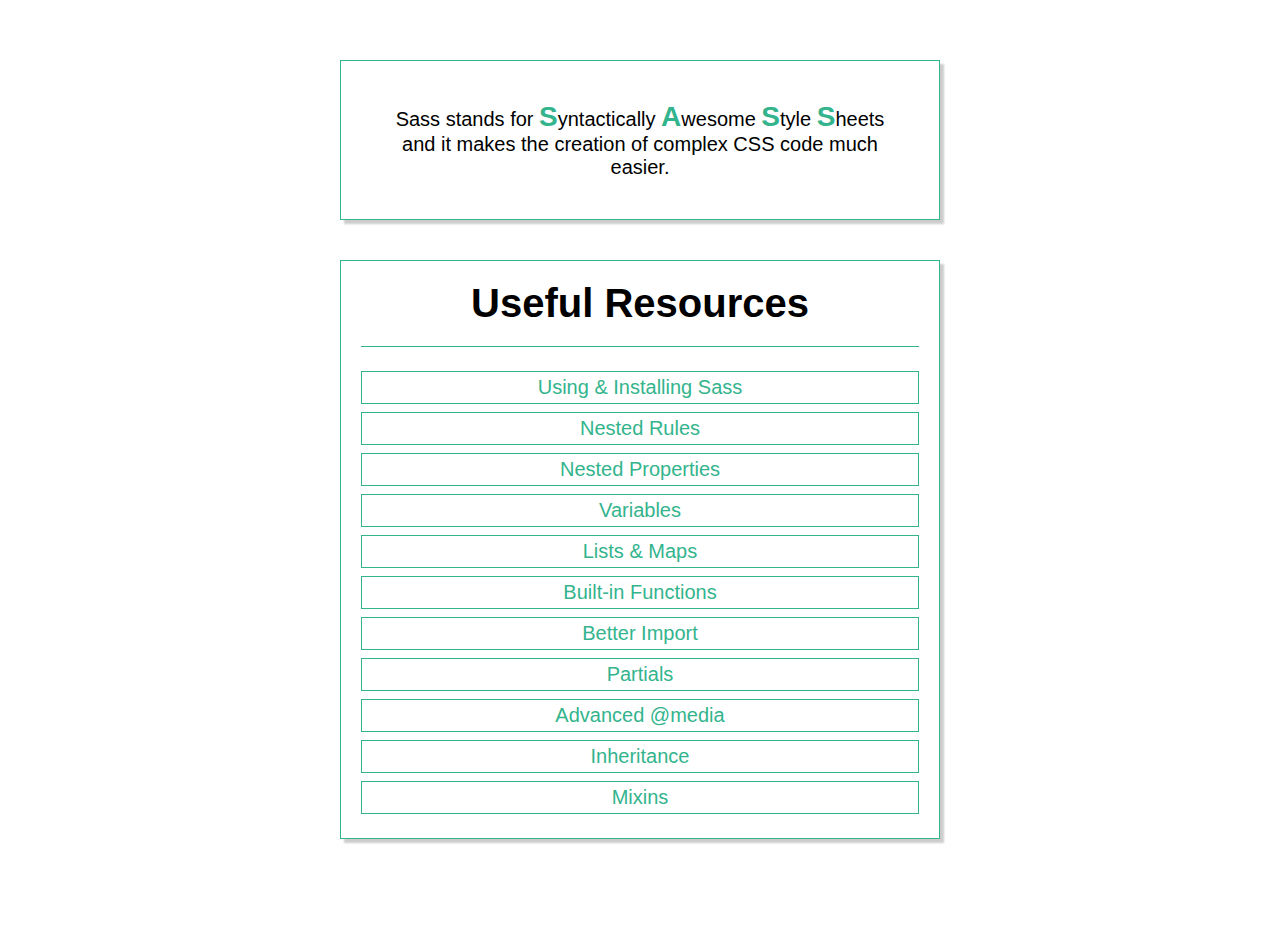
<file: index.html>
<!DOCTYPE html>
<html lang="en">

<head>
    <meta charset="UTF-8">
    <meta name="viewport" content="width=device-width, initial-scale=1.0">
    <meta http-equiv="X-UA-Compatible" content="ie=edge">
    <title>CSS Course</title>
    <link rel="stylesheet" href="main.css">
</head>

<body>
    <div class="container">
        <section class="sass-introduction">
            <p>Sass stands for
                <span class="char-highlight">S</span>yntactically
                <span class="char-highlight">A</span>wesome
                <span class="char-highlight">S</span>tyle
                <span class="char-highlight">S</span>heets and it makes the creation of complex CSS code much easier.</p>
        </section>
        <section class="sass-details">
            <header class="section-header">
                <h1>Useful Resources</h1>
            </header>
            <ul class="documentation-links">
                <li>
                    <a class="documentation-link link-important" href="https://sass-lang.com/documentation/file.SASS_REFERENCE.html#using_sass">Using &amp; Installing Sass</a>
                </li>
                <li>
                    <a class="documentation-link" href="https://sass-lang.com/documentation/file.SASS_REFERENCE.html#nested_rules">Nested Rules</a>
                </li>
                <li>
                    <a class="documentation-link" href="https://sass-lang.com/documentation/file.SASS_REFERENCE.html#nested_properties">Nested Properties</a>
                </li>
                <li>
                    <a class="documentation-link" href="https://sass-lang.com/documentation/file.SASS_REFERENCE.html#variables_">Variables</a>
                </li>
                <li>
                    <a class="documentation-link" href="https://sass-lang.com/documentation/file.SASS_REFERENCE.html#lists">Lists &amp; Maps</a>
                </li>
                <li>
                    <a class="documentation-link" href="https://sass-lang.com/documentation/Sass/Script/Functions.html">Built-in Functions</a>
                </li>
                <li>
                    <a class="documentation-link" href="https://sass-lang.com/documentation/file.SASS_REFERENCE.html#import">Better Import</a>
                </li>
                <li>
                    <a class="documentation-link" href="https://sass-lang.com/documentation/file.SASS_REFERENCE.html#partials">Partials</a>
                </li>
                <li>
                    <a class="documentation-link" href="https://sass-lang.com/documentation/file.SASS_REFERENCE.html#media">Advanced @media</a>
                </li>
                <li>
                    <a class="documentation-link" href="https://sass-lang.com/documentation/file.SASS_REFERENCE.html#extend">Inheritance</a>
                </li>
                <li>
                    <a class="documentation-link" href="https://sass-lang.com/documentation/file.SASS_REFERENCE.html#defining_a_mixin">Mixins</a>
                </li>
            </ul>
        </section>
    </div>
</body>

</html>
</file>
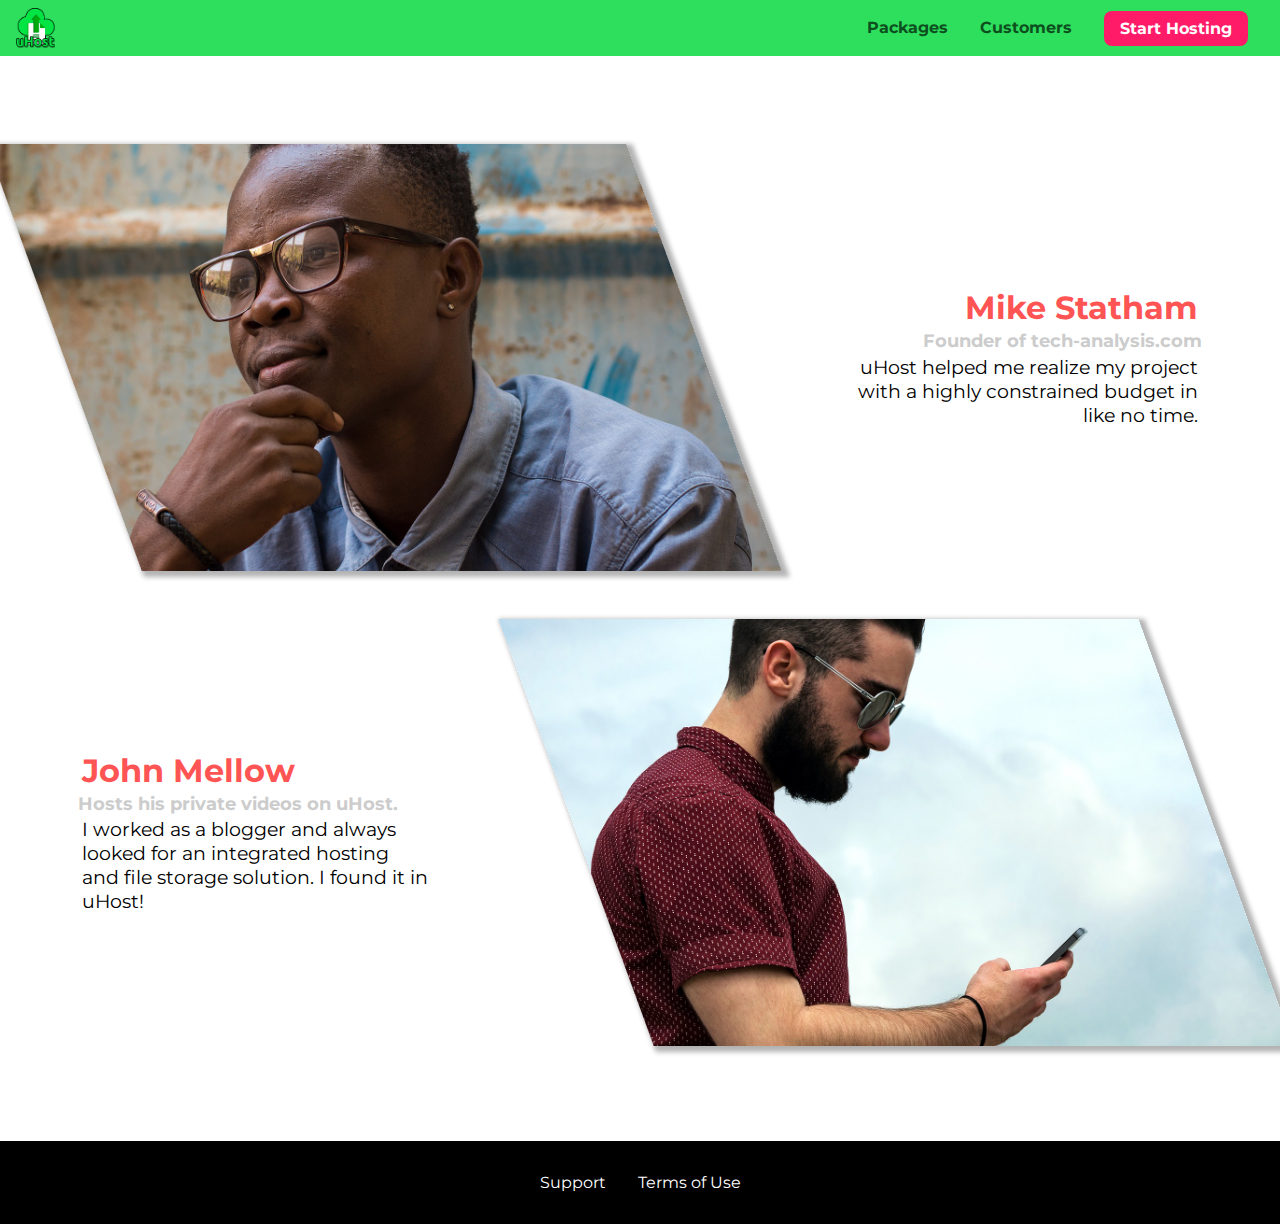
<file: customers/index.html>
<!DOCTYPE html>
<html lang="en">
  <head>
    <meta charset="UTF-8" />
    <meta name="viewport" content="width=device-width, initial-scale=1.0" />
    <meta http-equiv="X-UA-Compatible" content="ie=edge" />
    <title>uHost Customers</title>
    <link rel="shortcut icon" href="../favicon.png" />
    <link rel="stylesheet" href="../shared.css" />
    <link rel="stylesheet" href="customers.css" />
  </head>

  <body>
    <div class="backdrop"></div>
    <header class="main-header">
      <div>
        <button class="toggle-button">
          <span class="toggle-button__bar"></span>
          <span class="toggle-button__bar"></span>
          <span class="toggle-button__bar"></span>
        </button>
        <a href="../index.html" class="main-header__brand">
          <img
            src="../images/uhost-icon.png"
            alt="uHost - Your favorite hosting company"
          />
        </a>
      </div>
      <nav class="main-nav">
        <ul class="main-nav__items">
          <li class="main-nav__item">
            <a href="../packages/index.html">Packages</a>
          </li>
          <li class="main-nav__item">
            <a href="../customers/index.html">Customers</a>
          </li>
          <li class="main-nav__item main-nav__item--cta">
            <a href="../start-hosting/index.html">Start Hosting</a>
          </li>
        </ul>
      </nav>
    </header>
    <nav class="mobile-nav">
      <ul class="mobile-nav__items">
        <li class="mobile-nav__item">
          <a href="../packages/index.html">Packages</a>
        </li>
        <li class="mobile-nav__item">
          <a href="index.html">Customers</a>
        </li>
        <li class="mobile-nav__item mobile-nav__item--cta">
          <a href="../start-hosting/index.html">Start Hosting</a>
        </li>
      </ul>
    </nav>
    <main>
      <div>
        <div class="testimonial" id="customer-1">
          <div class="testimonial__image-container">
            <img
              src="../images/customer-1.jpg"
              alt="Mike Statham - Customer"
              class="testimonial__image"
            />
          </div>
          <div class="testimonial__info">
            <h1 class="testimonial__name">Mike Statham</h1>
            <h2 class="testimonial__subtitle">
              Founder of
              <a href="tech-analysis.com">tech-analysis.com</a>
            </h2>
            <p class="testimonial__text">
              uHost helped me realize my project with a highly constrained
              budget in like no time.
            </p>
          </div>
        </div>
        <div class="testimonial" id="customer-2">
          <div class="testimonial__info">
            <h1 class="testimonial__name">John Mellow</h1>
            <h2 class="testimonial__subtitle">
              Hosts his private videos on uHost.
            </h2>
            <p class="testimonial__text">
              I worked as a blogger and always looked for an integrated hosting
              and file storage solution. I found it in uHost!
            </p>
          </div>
          <div class="testimonial__image-container">
            <img
              src="../images/customer-2.jpg"
              alt="John Mellow - Customer"
              class="testimonial__image"
            />
          </div>
        </div>
      </div>
    </main>
    <footer class="main-footer">
      <nav>
        <ul class="main-footer__links">
          <li class="main-footer__link">
            <a href="#">Support</a>
          </li>
          <li class="main-footer__link">
            <a href="#">Terms of Use</a>
          </li>
        </ul>
      </nav>
    </footer>
    <script src="../shared.js"></script>
  </body>
</html>
</file>
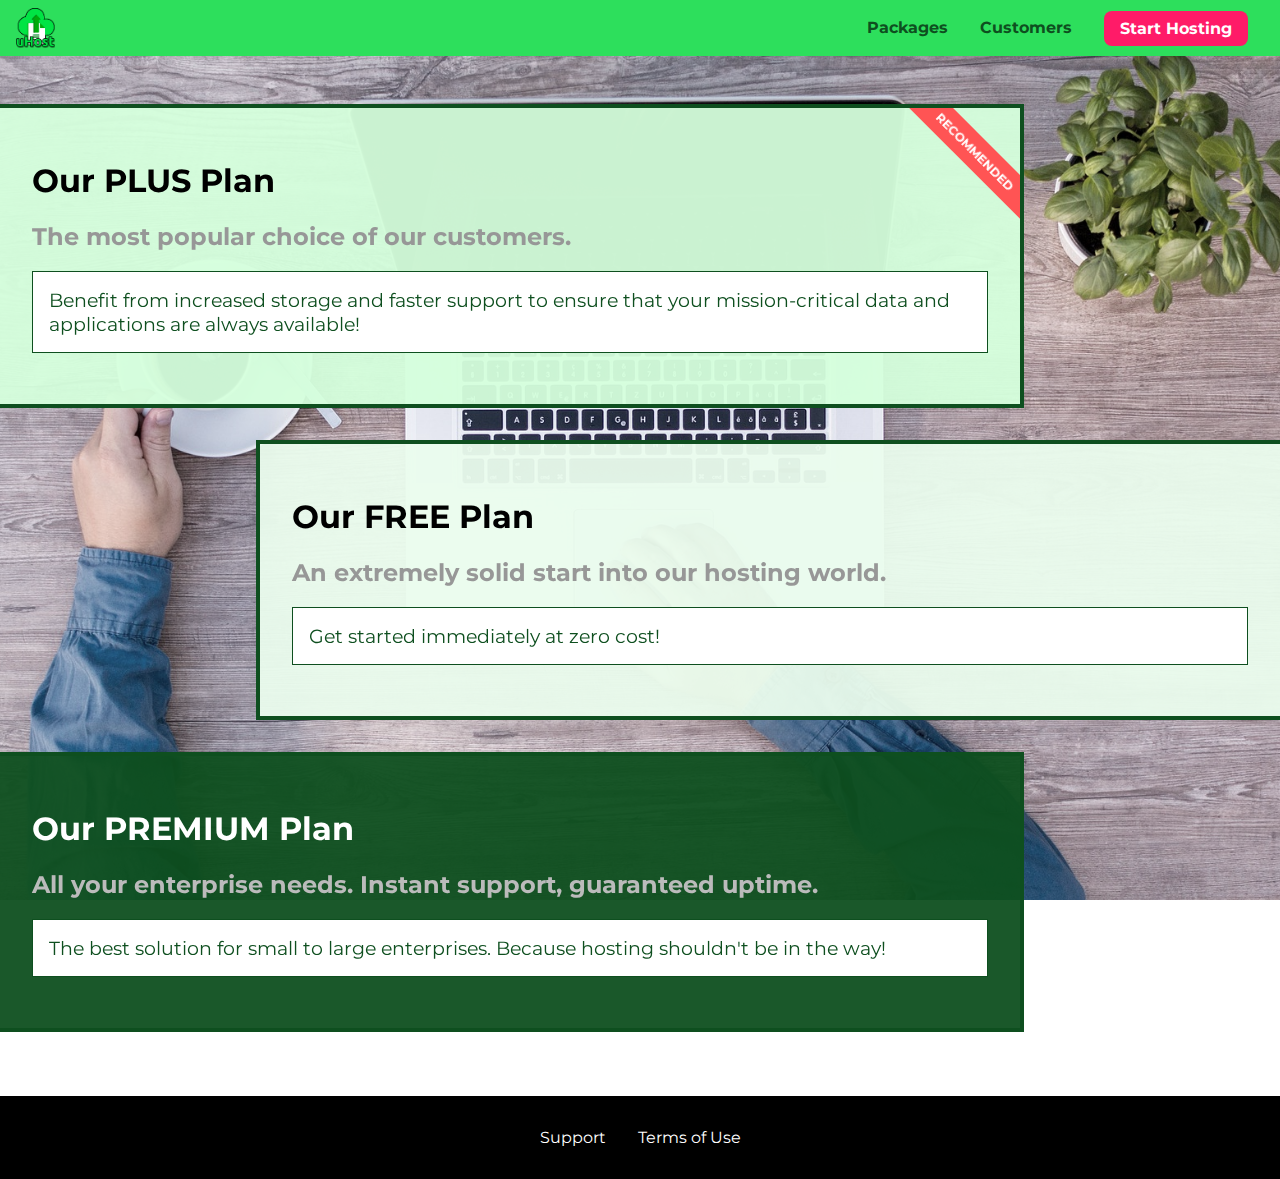
<file: packages/index.html>
<!DOCTYPE html>
<html lang="en">
  <head>
    <meta charset="UTF-8" />
    <meta http-equiv="X-UA-Compatible" content="ie=edge" />
    <meta name="viewport" content="width=device-width, initial-scale=1.0" />
    <title>uHost</title>
    <link rel="shortcut icon" href="../favicon.png" />
    <link rel="stylesheet" href="../shared.css" />
    <link rel="stylesheet" href="./packages.css" />
  </head>

  <body>
    <div class="backdrop"></div>
    <div class="background"></div>
    <header class="main-header">
      <div>
        <button class="toggle-button">
          <span class="toggle-button__bar"></span>
          <span class="toggle-button__bar"></span>
          <span class="toggle-button__bar"></span>
        </button>
        <a href="../index.html" class="main-header__brand"
          ><img
            src="../images/uhost-icon.png"
            alt="uHost - Your favorite hosting company"
        /></a>
      </div>
      <nav class="main-nav">
        <ul class="main-nav__items">
          <li class="main-nav__item">
            <a href="index.html">Packages</a>
          </li>
          <li class="main-nav__item">
            <a href="../customers/index.html">Customers</a>
          </li>
          <li class="main-nav__item main-nav__item--cta">
            <a href="../start-hosting/index.html">Start Hosting</a>
          </li>
        </ul>
      </nav>
    </header>
    <nav class="mobile-nav">
      <ul class="mobile-nav__items">
        <li class="mobile-nav__item">
          <a href="index.html">Packages</a>
        </li>
        <li class="mobile-nav__item">
          <a href="../customers/index.html">Customers</a>
        </li>
        <li class="mobile-nav__item mobile-nav__item--cta">
          <a href="../start-hosting/index.html">Start Hosting</a>
        </li>
      </ul>
    </nav>

    <main>
      <section class="package" id="plus">
        <a href="#">
          <h1 class="package__title">Our PLUS Plan</h1>
          <h2 class="package__badge">RECOMMENDED</h2>
          <h2 class="package__subtitle">
            The most popular choice of our customers.
          </h2>
          <p class="package__info">
            Benefit from increased storage and faster support to ensure that
            your mission-critical data and applications are always available!
          </p>
        </a>
      </section>
      <section class="package" id="free">
        <a href="#">
          <h1 class="package__title">Our FREE Plan</h1>
          <h2 class="package__subtitle">
            An extremely solid start into our hosting world.
          </h2>
          <p class="package__info">Get started immediately at zero cost!</p>
        </a>
      </section>
      <div class="clearfix"></div>
      <section class="package" id="premium">
        <a href="#">
          <h1 class="package__title">Our PREMIUM Plan</h1>
          <h2 class="package__subtitle">
            All your enterprise needs. Instant support, guaranteed uptime.
          </h2>
          <p class="package__info">
            The best solution for small to large enterprises. Because hosting
            shouldn't be in the way!
          </p>
        </a>
      </section>
    </main>
    <footer class="main-footer">
      <nav>
        <ul class="main-footer__links">
          <li class="main-footer__link">
            <a href="#">Support</a>
          </li>
          <li class="main-footer__link">
            <a href="#">Terms of Use</a>
          </li>
        </ul>
      </nav>
    </footer>
    <script src="../shared.js"></script>
  </body>
</html>
</file>
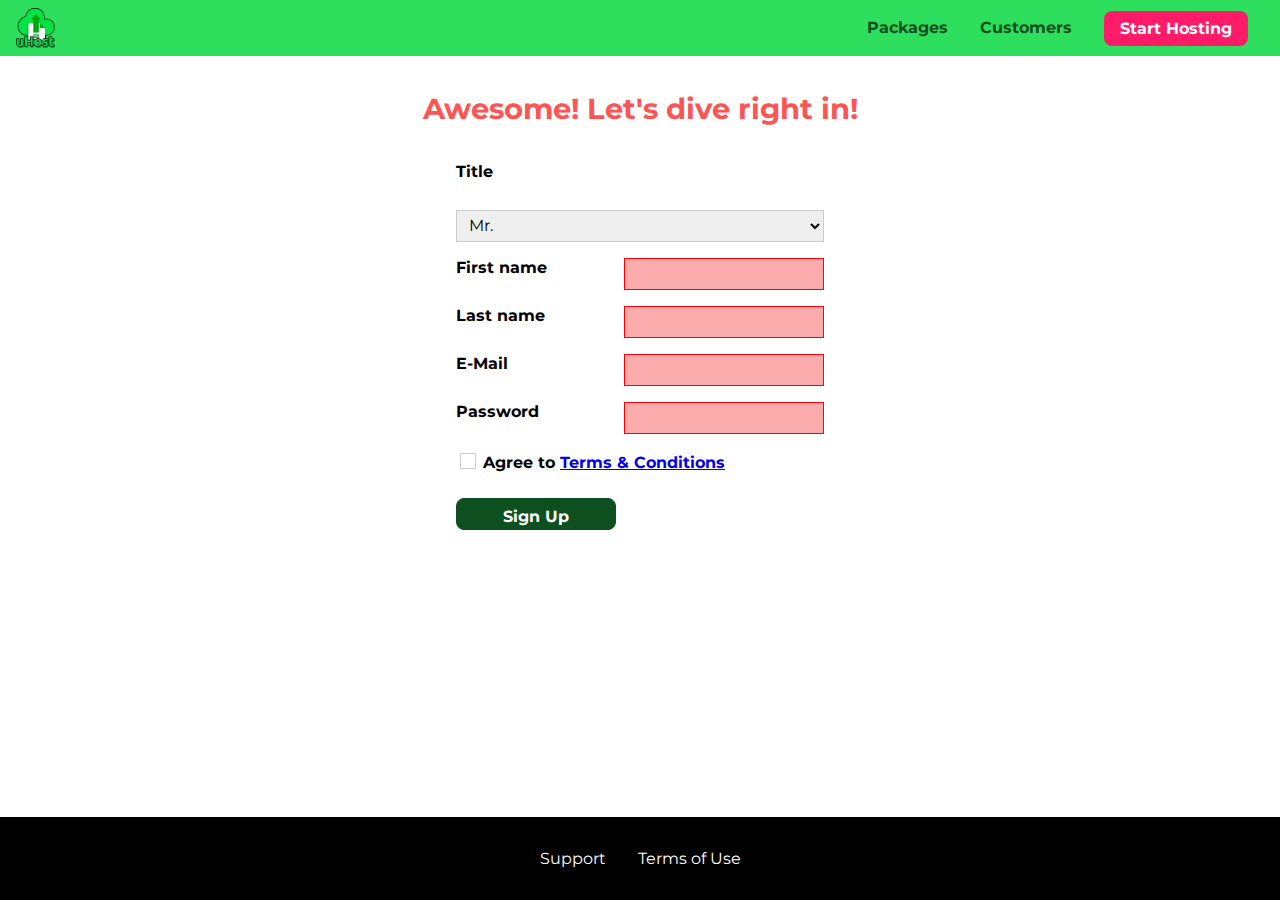
<file: start-hosting/index.html>
<!DOCTYPE html>
<html lang="en">
  <head>
    <meta charset="UTF-8" />
    <meta name="viewport" content="width=device-width, initial-scale=1.0" />
    <meta http-equiv="X-UA-Compatible" content="ie=edge" />
    <title>uHost Signup</title>
    <link rel="shortcut icon" href="../favicon.png" />
    <link rel="stylesheet" href="../shared.css" />
    <link rel="stylesheet" href="start-hosting.css" />
  </head>

  <body>
    <div class="backdrop"></div>
    <header class="main-header">
      <div>
        <button class="toggle-button">
          <span class="toggle-button__bar"></span>
          <span class="toggle-button__bar"></span>
          <span class="toggle-button__bar"></span>
        </button>
        <a href="../index.html" class="main-header__brand">
          <img
            src="../images/uhost-icon.png"
            alt="uHost - Your favorite hosting company"
          />
        </a>
      </div>
      <nav class="main-nav">
        <ul class="main-nav__items">
          <li class="main-nav__item">
            <a href="../packages/index.html">Packages</a>
          </li>
          <li class="main-nav__item">
            <a href="../customers/index.html">Customers</a>
          </li>
          <li class="main-nav__item main-nav__item--cta">
            <a href="index.html">Start Hosting</a>
          </li>
        </ul>
      </nav>
    </header>
    <nav class="mobile-nav">
      <ul class="mobile-nav__items">
        <li class="mobile-nav__item">
          <a href="../packages/index.html">Packages</a>
        </li>
        <li class="mobile-nav__item">
          <a href="../customers/index.html">Customers</a>
        </li>
        <li class="mobile-nav__item mobile-nav__item--cta">
          <a href="index.html">Start Hosting</a>
        </li>
      </ul>
    </nav>
    <main class="signup-page">
      <h1 class="signup-title">Awesome! Let's dive right in!</h1>
      <form action="index.html" class="signup-form">
        <label for="title">Title</label>
        <select id="title">
          <option value="mr">Mr.</option>
          <option value="ms">Ms.</option>
        </select>
        <label for="first-name">First name</label>
        <input type="text" id="first-name" required />
        <label for="last-name">Last name</label>
        <input type="text" id="last-name" required />
        <label for="email">E-Mail</label>
        <input type="email" id="email" required />
        <label for="password">Password</label>
        <input type="password" id="password" required />
        <div class="signup-form__checkbox">
          <input type="checkbox" id="agree-terms" />
          <label for="agree-terms"
            >Agree to
            <a href="#">Terms &amp; Conditions</a>
          </label>
        </div>
        <button type="submit" class="button">Sign Up</button>
      </form>
    </main>
    <footer class="main-footer">
      <nav>
        <ul class="main-footer__links">
          <li class="main-footer__link">
            <a href="#">Support</a>
          </li>
          <li class="main-footer__link">
            <a href="#">Terms of Use</a>
          </li>
        </ul>
      </nav>
    </footer>
    <script src="../shared.js"></script>
  </body>
</html>
</file>
<file: main.css>
.char-highlight {
  font-weight: bold;
  font-size: 1.4rem;
  color: #33b48d;
}

html {
  font-size: 94.75%;
}
@media (min-width: 40rem) {
  html {
    font-size: 125%;
  }
}

body {
  font-family: Arial, sans-serif;
  margin: 0;
}

.container {
  display: -webkit-box;
  display: -ms-flexbox;
  display: -webkit-flex;
  display: flex;
  flex-direction: column;
  flex-wrap: nowrap;
  align-items: center;
  padding: 3rem 0;
  box-sizing: border-box;
}

.sass-section, .sass-details, .sass-introduction {
  border: 0.05rem solid #33b48d;
  background: white;
  padding: 1rem;
  text-align: center;
  box-shadow: 0.2rem 0.2rem 0.1rem #ccc;
  width: 90%;
  box-sizing: border-box;
}
@media (min-width: 40rem) {
  .sass-section, .sass-details, .sass-introduction {
    width: 30rem;
  }
}

.sass-introduction {
  padding: 2rem;
}
.sass-introduction p {
  margin: 0;
}

.sass-details {
  margin: 2rem 0;
}

.section-header {
  border-bottom: 0.05rem solid #33b48d;
}
.section-header h1 {
  margin: 0 0 1rem 0;
}

.documentation-links {
  list-style: none;
  margin: 1rem 0 0 0;
  padding: 0;
  display: -webkit-box;
  display: -ms-flexbox;
  display: -webkit-flex;
  display: flex;
  flex-direction: column;
}
.documentation-links li {
  margin: 0.2rem 0;
  background: white;
}
.documentation-links .documentation-link {
  text-decoration: none;
  color: #33b48d;
  display: block;
  padding: 0.2rem;
  border: 0.05rem solid #33b48d;
}
.documentation-links .documentation-link:hover, .documentation-links .documentation-link:active {
  color: white;
  background: #fa923f;
  border-color: #fa923f;
}

/*# sourceMappingURL=main.css.map */
</file>
<file: shared.css>
@import url("https://fonts.googleapis.com/css2?family=Anton&family=Montserrat:ital,wght@0,100..900;1,100..900&family=Roboto:ital,wght@0,100..900;1,100..900&display=swap");

:root {
  --dark-green: #0e4f1f;
  --highlight-color: #ff1b68;
}

* {
  box-sizing: border-box;
}

html {
  height: 100%;
}

body {
  font-family: "Montserrat", sans-serif;
  margin: 0;
  padding-top: 3.5rem;
}

@supports (display: grid) {
  body {
    display: grid;
    grid-template-rows: 3.5rem auto fit-content(8rem);
    grid-template-areas:
      "header"
      "main"
      "footer";
    padding-top: 0;
    height: 100%;
  }
}

main {
  grid-area: main;
}

.backdrop {
  display: none;
  position: fixed;
  opacity: 0;
  top: 0;
  left: 0;
  z-index: 100;
  width: 100vw;
  height: 100vh;
  background: rgba(0, 0, 0, 0.5);
  transition: opacity 0.2s linear;
}

.main-header {
  width: 100%;
  position: fixed;
  top: 0;
  left: 0;
  background: #2ddf5c;
  padding: 0.5rem 1rem;
  z-index: 2;
  display: -webkit-box;
  display: -ms-flexbox;
  display: -webkit-flex;
  display: flex;
  align-items: center;
  justify-content: space-between;
  grid-area: header;
}

.toggle-button {
  width: 3rem;
  background: transparent;
  border: none;
  cursor: pointer;
  padding-top: 0;
  padding-bottom: 0;
  vertical-align: middle;
}

.toggle-button:focus {
  outline: none;
}

.toggle-button__bar {
  width: 100%;
  height: 0.2rem;
  background: black;
  display: block;
  margin: 0.6rem 0;
}

.main-header__brand {
  color: var(--dark-green);
  text-decoration: none;
  font-weight: bold;
  /* width: 20px; */
}

.main-header__brand img {
  height: 2.5rem;
  vertical-align: middle;
  /* width: 100%; */
}

.main-nav {
  display: none;
}

.main-nav__items {
  margin: 0;
  padding: 0;
  list-style: none;
  display: flex;
}

.main-nav__item {
  margin: 0 1rem;
}

.main-nav__item a,
.mobile-nav__item a {
  text-decoration: none;
  color: var(--dark-green);
  font-weight: bold;
  padding: 0.2rem 0;
}

.main-nav__item a:hover,
.main-nav__item a:active {
  color: white;
  border-bottom: 5px solid white;
}

.main-nav__item--cta {
  animation: wiggle 400ms 3s 8 ease-out none;
}

.main-nav__item--cta a,
.mobile-nav__item--cta a {
  color: white;
  background: var(--highlight-color);
  padding: 0.5rem 1rem;
  border-radius: 8px;
}

.main-nav__item--cta a:hover,
.main-nav__item--cta a:active,
.mobile-nav__item--cta a:hover,
.mobile-nav__item--cta a:active {
  color: var(--highlight-color);
  background: white;
  border: none;
}

@media (min-width: 40rem) {
  .toggle-button {
    display: none;
  }

  .main-nav {
    display: flex;
  }
}

.main-footer {
  background: black;
  padding: 2rem;
  margin-top: 3rem;
  grid-area: footer;
}

.main-footer__links {
  list-style: none;
  margin: 0;
  padding: 0;
  display: flex;
  flex-direction: column;
  align-items: center;
}

.main-footer__link {
  margin: 0.5rem 0;
}

.main-footer__link a {
  color: white;
  text-decoration: none;
}

.main-footer__link a:hover,
.main-footer__link a:active {
  color: #ccc;
}

.mobile-nav {
  transform: translateX(-100%);
  transition: transform 0.5s ease-out;
  position: fixed;
  z-index: 101;
  top: 0;
  left: 0;
  background: white;
  width: 80%;
  height: 100vh;
}

.mobile-nav__items {
  width: 90%;
  height: 100%;
  list-style: none;
  margin: 0 auto;
  padding: 0;
  display: flex;
  flex-direction: column;
  align-items: center;
  justify-content: center;
}

.mobile-nav__item {
  margin: 1rem 0;
}

.mobile-nav__item a {
  font-size: 1.5rem;
}

.button {
  background: var(--dark-green, #0e4f1f);
  color: white;
  font: inherit;
  border: 1.5px solid var(--dark-green);
  padding: 0.5rem;
  border-radius: 8px;
  font-weight: bold;
  cursor: pointer;
}

.button:hover,
.button:active {
  background: white;
  color: #0e4f1f;
}

.button:focus {
  outline: none;
}

.button[disabled] {
  cursor: not-allowed;
  border: #a1a1a1;
  background: #ccc;
  color: #a1a1a1;
}

.open {
  display: block !important;
  opacity: 1 !important;
  transform: translateY(0) !important;
}

@media (min-width: 40rem) {
  .main-footer__links {
    flex-direction: row;
    justify-content: center;
  }

  .main-footer__link {
    margin: 0 1rem;
  }
}

@keyframes wiggle {
  0% {
    transform: rotateZ(0deg);
  }
  50% {
    transform: rotateZ(-10deg);
  }
  100% {
    transform: rotateZ(10deg);
  }
}
</file>
<file: customers/customers.css>
main {
  padding-top: 2.5rem;
}

.testimonial {
  font-size: 1.2rem;
}

.testimonial__image-container {
  width: 60%;
  max-width: 40rem;
  box-shadow: 3px 3px 5px 3px rgba(0, 0, 0, 0.3);
  transform: skew(20deg);
  overflow: hidden;
}

#customer-1:hover .testimonial__image-container {
  animation: flip-customer 1s ease-out forwards;
}

.testimonial__image {
  width: 100%;
  vertical-align: top;
  transform: skew(-20deg) scale(1.4);
}

.testimonial__info {
  text-align: right;
  padding: 0.9rem;
  /* display: inline-block; */
  /* vertical-align: middle;
  width: 30%; */
}

#customer-2.testimonial {
  text-align: right;
}

#customer-2 .testimonial__info {
  text-align: left;
}

.testimonial__name {
  margin: 0.2rem;
  color: #ff5454;
  font-size: 2rem;
}

.testimonial__subtitle {
  margin: 0;
  font-size: 1.1rem;
  color: #ccc;
}

.testimonial__subtitle a {
  color: inherit;
  text-decoration: none;
}

.testimonial__subtitle a:hover,
.testimonial__subtitle a:active {
  color: #7a7a7a;
}

.testimonial__text {
  margin: 0.2rem;
}

@media (min-width: 40rem) {
  .testimonial {
    margin: 3rem auto;
    max-width: 1500px;
    display: flex;
    align-items: center;
    justify-content: space-around;
  }

  .testimonial__image-container {
    display: inline-block;
    vertical-align: middle;
    width: 66%;
  }

  .testimonial__info {
    display: inline-block;
    vertical-align: middle;
    width: 30%;
  }
}

@keyframes flip-customer {
  0% {
    transform: rotateY(0) skew(20deg);
  }
  50% {
    transform: rotateY(160deg) skew(20deg);
  }
  100% {
    transform: rotateY(360deg) skew(20deg);
  }
}
</file>
<file: packages/packages.css>
@font-face {
  font-family: "AnonymousPro";
  src: url("anonymousPro-Regular.ttf") format("truetype");
}

@font-face {
  font-family: "AnonymousPro";
  src: url("AnonymousPro-Bold.ttf") format("truetype");
  font-weight: 700;
}

main {
  padding-top: 2rem;
}

.background {
  background: url("../images//plans-background.jpg") center/cover;
  filter: grayscale(40%);
  width: 100vw;
  height: 100vh;
  position: fixed;
  z-index: -1;
}

.package {
  width: 80%;
  margin: 1rem 0;
  border: 0.26rem solid #0e4f1f;
  border-left: none;
  position: relative;
  overflow: hidden;
}

.package:hover,
.package:active {
  box-shadow: 2px 2px 4px rgba(0, 0, 0, 0.5);
  border-color: #ff5454;
  /* border-color: #ff5454 !important; */
  animation: push-up 1s ease-out forwards;
}

.package a {
  text-decoration: none;
  color: inherit;
  display: block;
  padding: 2rem;
}

.package__badge {
  position: absolute;
  top: 0;
  right: 0;
  margin: 0;
  font-size: 0.75rem;
  color: white;
  background: #ff5454;
  padding: 0.5rem;
  transform: rotateZ(45deg) translate(3.5rem, -1rem);
  transform-origin: center;
  width: 12rem;
  text-align: center;
}

.package__subtitle {
  color: #979797;
}

.package__info {
  padding: 1rem;
  border: 1px solid #0e4f1f;
  color: #0e4f1f;
  background: white;
  font-size: 1.2rem;
  /* font-style font-variant font-weight font-size/line-height font-family */
}

.clearfix {
  clear: both;
}

#plus {
  background: rgba(213, 255, 220, 0.95);
}

#free {
  background: rgba(234, 252, 237, 0.95);
  float: right;
  border-right: none;
  border-left: 0.25rem solid #0e4f1f;
}

#free:hover,
#free:active {
  border-left-color: #ff5454;
}

#premium {
  background: rgba(14, 79, 31, 0.95);
}

#premium .package__title {
  color: white;
}

#premium .package__subtitle {
  color: #bbb;
}

@media (min-width: 40rem) {
  main {
    max-width: 1500px;
    margin-left: auto;
    margin-right: auto;
  }
}

@media (min-width: 1500px) {
  .package {
    border-left: 4px solid #0e4f1f;
  }

  #free {
    border-right: 4px solid #0e4f1f;
  }

  #free:hover,
  #free:active {
    border-right-color: #ff5454;
  }
}

@keyframes push-up {
  0% {
    transform: translateY(0);
  }
  33% {
    transform: translateY(-1.5rem);
  }
  100% {
    transform: translateY(-1rem);
  }
}
</file>
<file: start-hosting/start-hosting.css>
main {
  padding-top: 1rem;
}

.signup-title {
  text-align: center;
  font-size: 1.8rem;
  color: #ff5454;
}

.signup-form {
  padding: 1rem;
  display: grid;
  grid-auto-rows: 2rem;
  row-gap: 0.5rem;
}

.signup-form label {
  font-weight: bold;
}

.signup-form label,
.signup-form input,
.signup-form select {
  display: block;
  width: 100%;
}

/* .signup-form input[type="checkbox"] */
.signup-form input[id*="terms"],
.signup-form input[id*="terms"] + label {
  display: inline-block;
  width: auto;
  vertical-align: bottom;
}

.signup-form input:not([type="checkbox"]),
.signup-form select {
  border: 1px solid #ccc;
  padding: 0.2rem 0.5rem;
  font: inherit;
}

.signup-form input:focus,
.signup-form select:focus {
  outline: none;
  background: #d8f3df;
  border-color: #2ddf5c;
}

.signup-form input[type="checkbox"] {
  border: 1px solid #ccc;
  background: white;
  width: 1rem;
  height: 1rem;
  appearance: none;
}

.signup-form input[type="checkbox"]:checked {
  background: #2ddf5c;
  border: #0e4f1f;
}

.signup-form input.invalid,
.signup-form select.invalid,
.signup-form :invalid {
  border-color: red !important;
  background: #faacac;
}

.signup-form button[type="submit"] {
  display: block;
}

@media (min-width: 40rem) {
  .signup-form {
    margin: auto;
    width: 25rem;
    grid-template-columns: 10rem auto;
    row-gap: 1rem;
    column-gap: 0.5rem;
  }

  .signup-form [id="title"] {
    grid-column: span 2;
  }

  .signup-form__checkbox {
    grid-column: span 2;
  }
}
</file>
